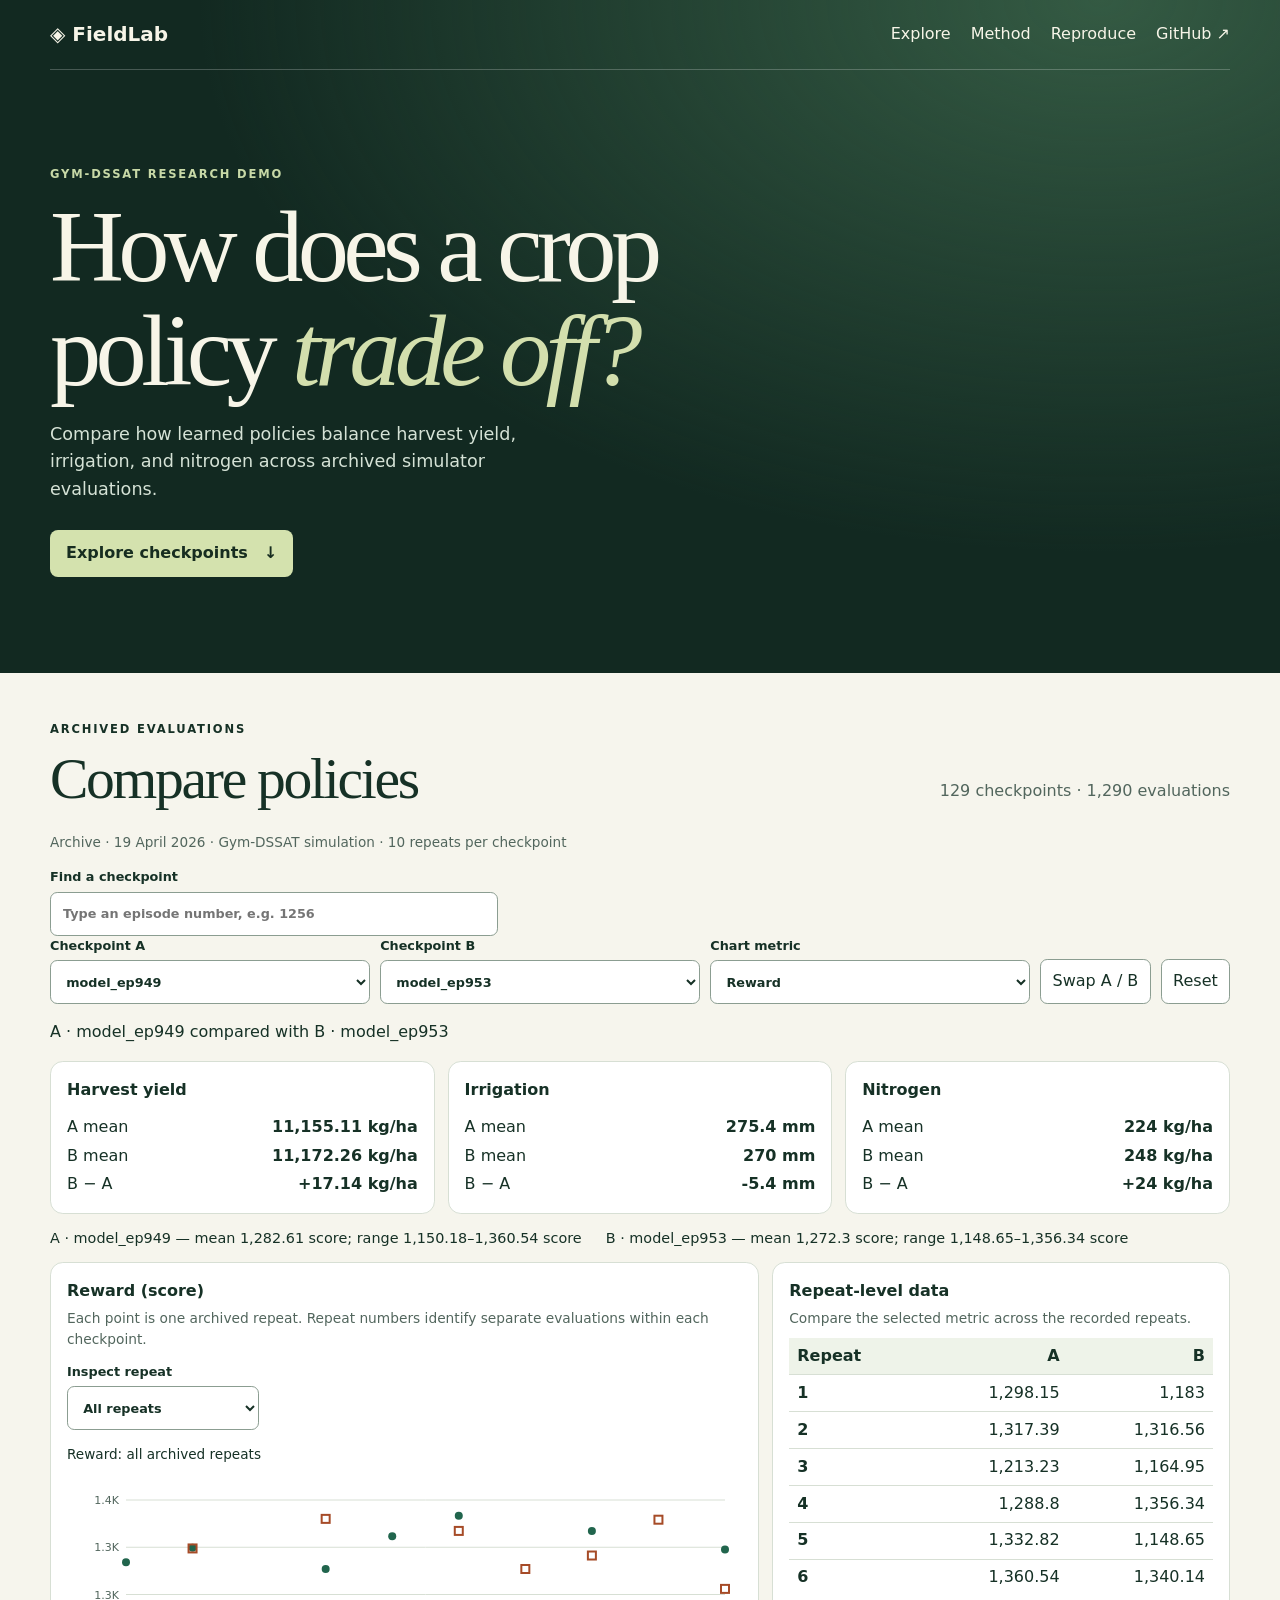
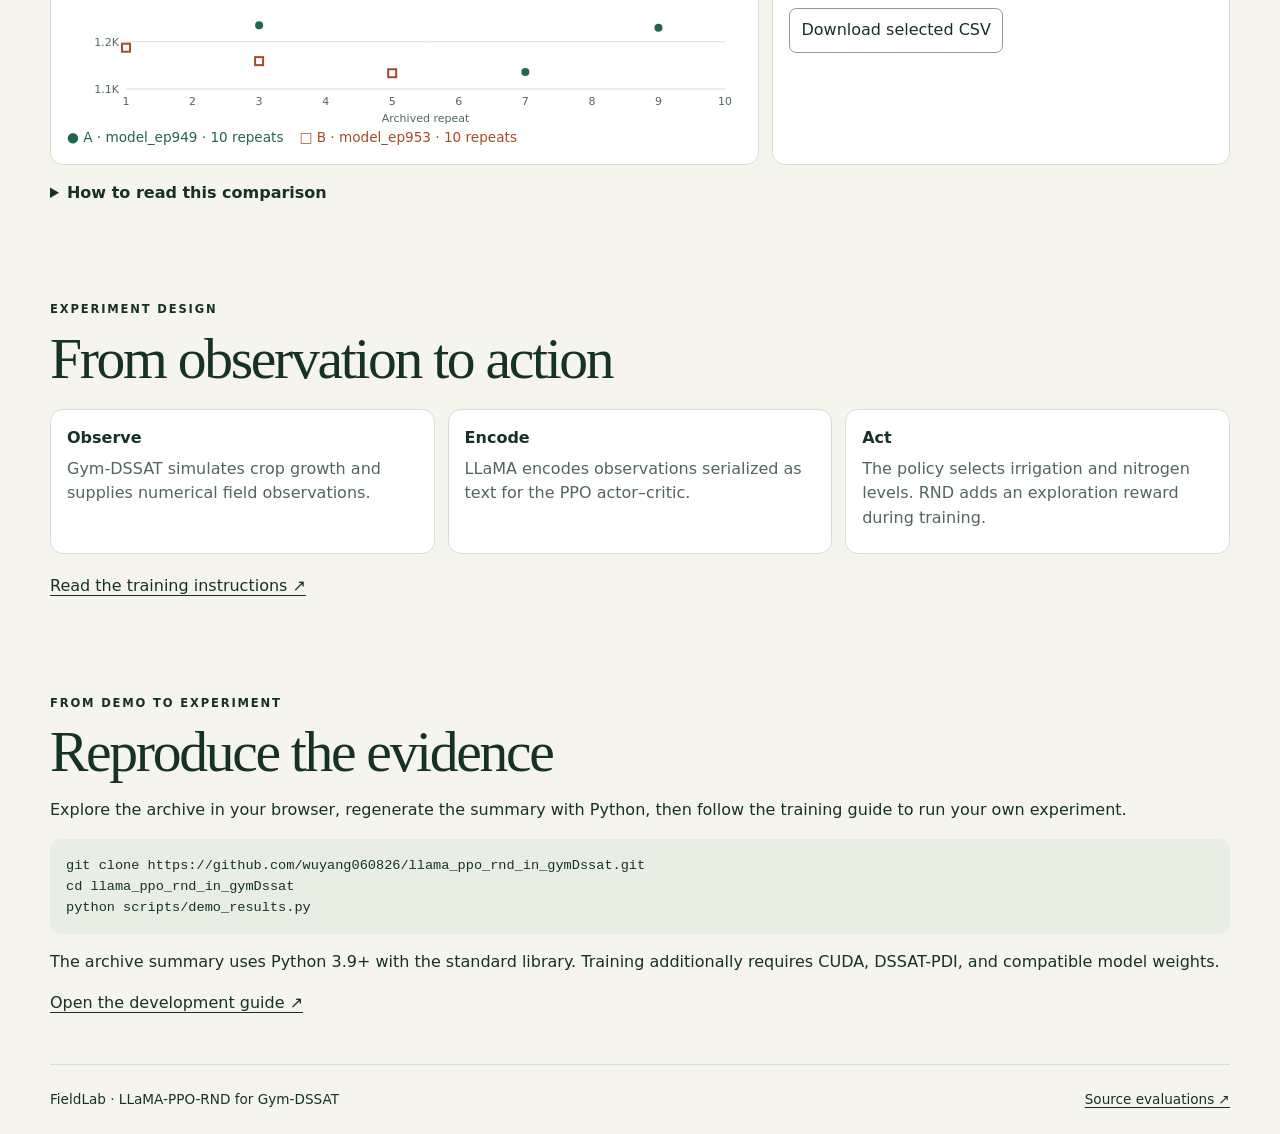
<file: docs/index.html>
<!doctype html>
<html lang="en">
<head>
<meta charset="utf-8">
<meta name="viewport" content="width=device-width, initial-scale=1">
<meta http-equiv="refresh" content="0; url=fieldlab/">
<title>FieldLab · Crop policy explorer</title>
<link rel="stylesheet" href="fieldlab/style.css">
</head>
<body>
<header><div class="hero">
<p class="eyebrow">GYM-DSSAT RESEARCH DEMO</p>
<h1>FieldLab</h1>
<p>Compare archived irrigation and nitrogen policies in the crop simulator.</p>
<a class="primary" href="fieldlab/">Open the checkpoint explorer</a>
</div></header>
</body>
</html>
</file>
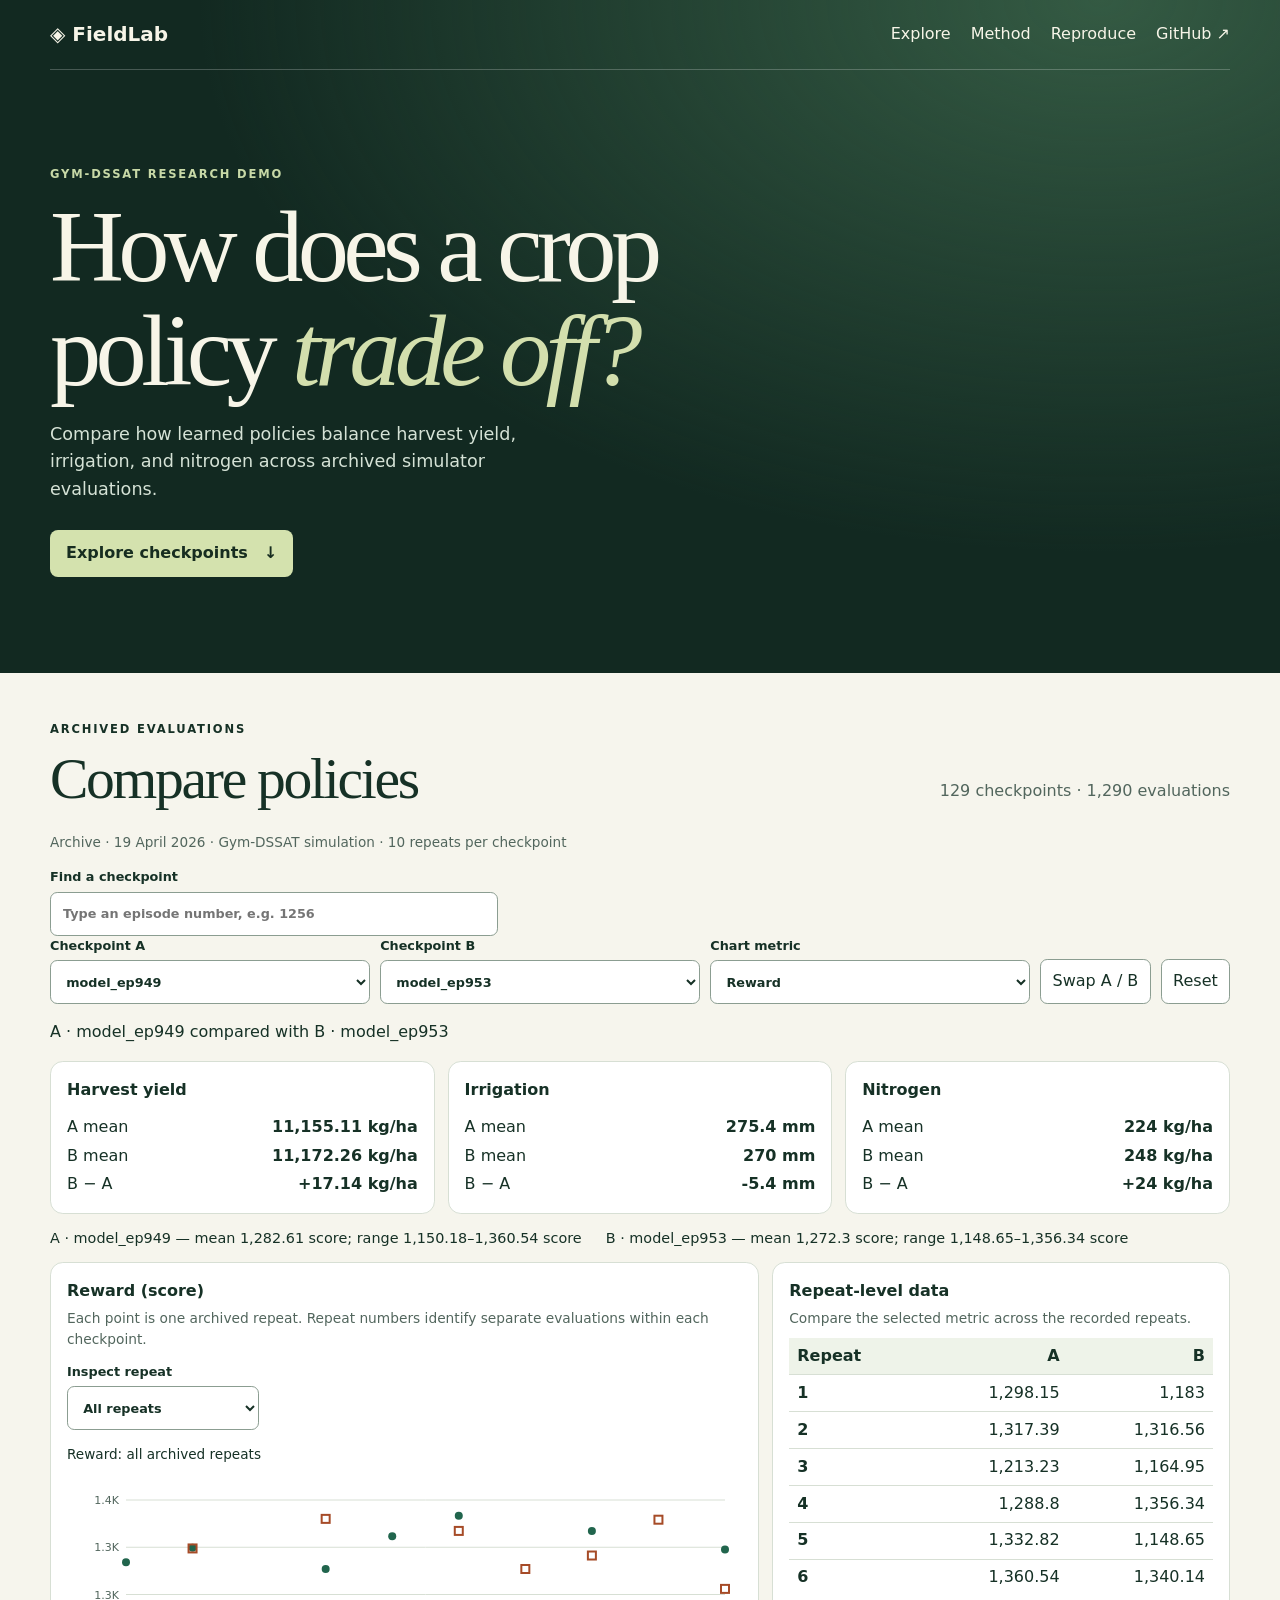
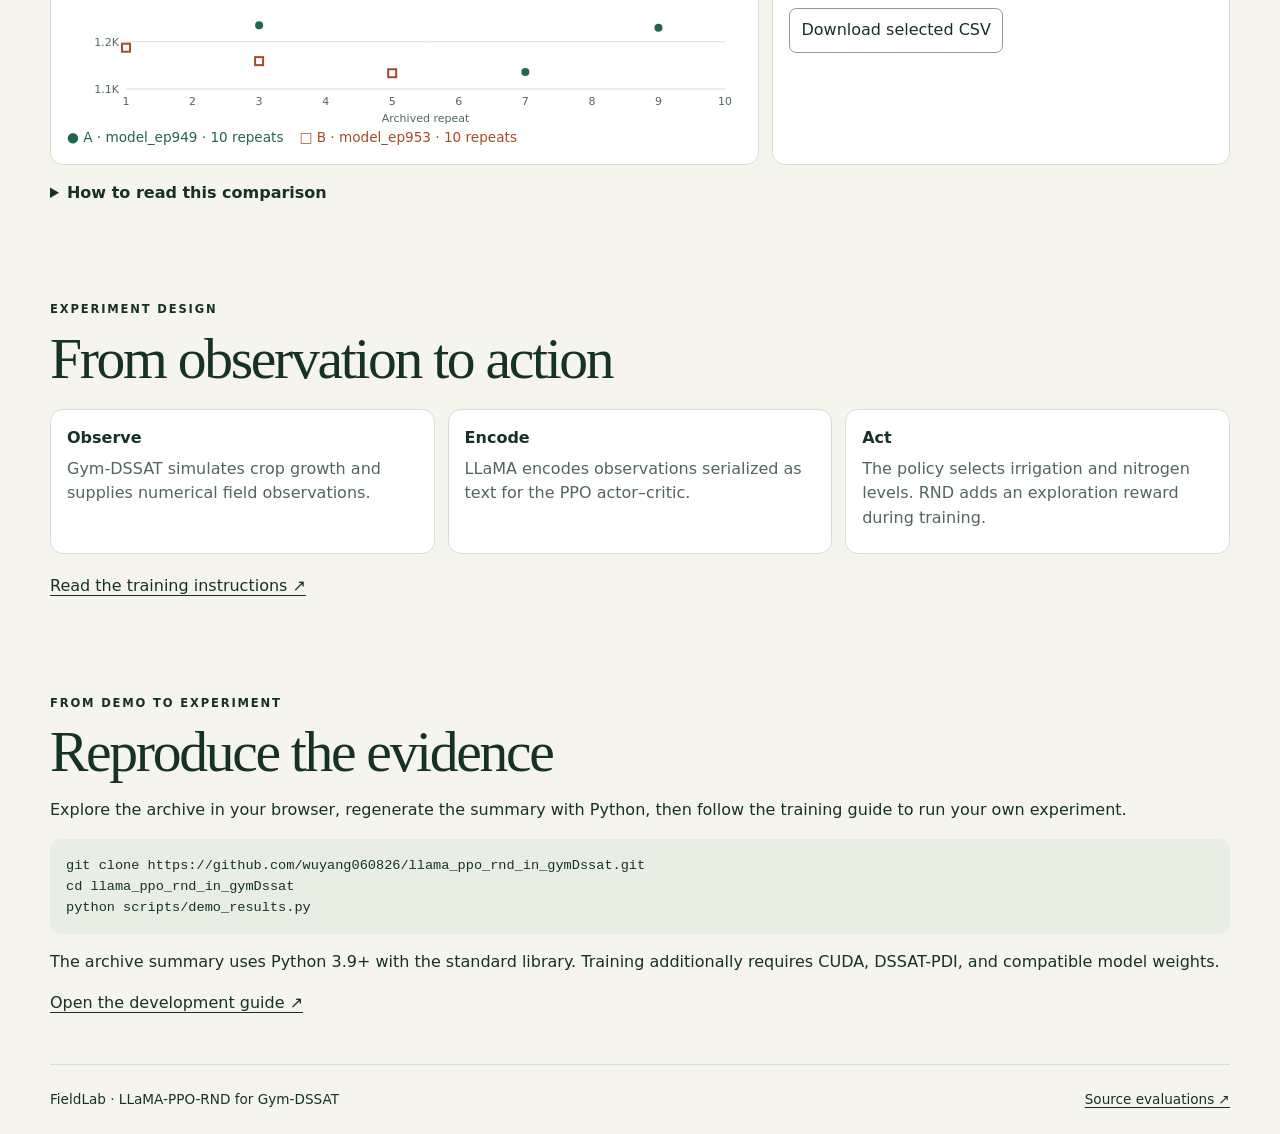
<file: docs/fieldlab/index.html>
<!doctype html>
<html lang="en">
<head>
<meta charset="utf-8">
<meta name="viewport" content="width=device-width, initial-scale=1">
<meta name="theme-color" content="#122921">
<meta name="description" content="Explore archived irrigation and nitrogen policy evaluations from LLaMA-PPO-RND for Gym-DSSAT.">
<title>FieldLab · Crop policy explorer</title>
<link rel="stylesheet" href="style.css?v=6597f273b7a6">
<script defer src="data.js?v=3bfbe263f3cb"></script>
<script defer src="model.js?v=b9c45e1a1687"></script>
<script defer src="app.js?v=ab02286ab6c2"></script>
</head>
<body>
<a class="skip" href="#explore">Skip to explorer</a>
<header>
<nav aria-label="Main navigation"><a class="brand" href="#">◈ FieldLab</a><div><a href="#explore">Explore</a><a href="#method">Method</a><a href="#reproduce">Reproduce</a><a href="https://github.com/wuyang060826/llama_ppo_rnd_in_gymDssat">GitHub ↗</a></div></nav>
<div class="hero">
<p class="eyebrow">GYM-DSSAT RESEARCH DEMO</p>
<h1>How does a crop<br>policy <em>trade off?</em></h1>
<p>Compare how learned policies balance harvest yield, irrigation, and nitrogen across archived simulator evaluations.</p>
<a class="primary" href="#explore">Explore checkpoints <span aria-hidden="true">↓</span></a>
</div>
</header>
<main>
<section id="explore" aria-labelledby="explore-title">
<div class="section-head"><div><p class="eyebrow">ARCHIVED EVALUATIONS</p><h2 id="explore-title">Compare policies</h2></div><p id="dataset"></p></div>
<noscript><p>Enable JavaScript to use the explorer. The repository also offers a Python results demo.</p></noscript>
<p class="provenance">Archive · 19 April 2026 · Gym-DSSAT simulation · 10 repeats per checkpoint</p>
<div id="error" role="alert"></div>
<p id="recovery" hidden><a href="./">Reload the explorer</a> · <a href="https://github.com/wuyang060826/llama_ppo_rnd_in_gymDssat#results-demo">View the README results</a></p>
<div id="workspace" hidden>
<label class="search-label">Find a checkpoint<input id="search" type="search" placeholder="Type an episode number, e.g. 1256" aria-describedby="search-result"></label>
<p id="search-result" role="status"></p>
<div class="controls">
<label>Checkpoint A<select id="a"></select></label>
<label>Checkpoint B<select id="b"></select></label>
<label>Chart metric<select id="metric"></select></label>
<button id="swap" type="button">Swap A / B</button>
<button id="reset" type="button">Reset</button>
</div>
<p id="comparison-note" role="status"></p>
<div id="summary" class="summary"></div>
<div id="metric-stats" class="metric-stats"></div>
<div class="panels">
<article class="panel"><h3 id="chartTitle"></h3><p class="muted">Each point is one archived repeat. Repeat numbers identify separate evaluations within each checkpoint.</p><label class="repeat-label">Inspect repeat<select id="repeat"></select></label><p id="point-detail" role="status"></p><div id="chart"></div><div id="legend"></div></article>
<article class="panel"><h3>Repeat-level data</h3><p class="muted">Compare the selected metric across the recorded repeats.</p><div class="table-wrap"><table><thead id="columns"></thead><tbody id="observations"></tbody></table></div><button id="export" type="button">Download selected CSV</button><p id="status" class="feedback" role="status"></p></article>
</div>
<details><summary>How to read this comparison</summary><p>Cards show arithmetic means. Differences use B minus A. Repeat numbers are archival labels and do not establish paired weather seeds. Checkpoint IDs refer to saved training episodes. The default pair illustrates a trade-off in this batch. Baseline comparisons, confidence intervals, and field validation require additional evidence.</p></details>
</div>
</section>
<section id="method" aria-labelledby="method-title">
<p class="eyebrow">EXPERIMENT DESIGN</p><h2 id="method-title">From observation to action</h2>
<ol class="method"><li><h3>Observe</h3><p>Gym-DSSAT simulates crop growth and supplies numerical field observations.</p></li><li><h3>Encode</h3><p>LLaMA encodes observations serialized as text for the PPO actor–critic.</p></li><li><h3>Act</h3><p>The policy selects irrigation and nitrogen levels. RND adds an exploration reward during training.</p></li></ol>
<a href="https://github.com/wuyang060826/llama_ppo_rnd_in_gymDssat/blob/main/README.md#training">Read the training instructions ↗</a>
</section>
<section id="reproduce" aria-labelledby="reproduce-title">
<p class="eyebrow">FROM DEMO TO EXPERIMENT</p><h2 id="reproduce-title">Reproduce the evidence</h2>
<p>Explore the archive in your browser, regenerate the summary with Python, then follow the training guide to run your own experiment.</p>
<pre><code>git clone https://github.com/wuyang060826/llama_ppo_rnd_in_gymDssat.git
cd llama_ppo_rnd_in_gymDssat
python scripts/demo_results.py</code></pre>
<p>The archive summary uses Python 3.9+ with the standard library. Training additionally requires CUDA, DSSAT-PDI, and compatible model weights.</p>
<a href="https://github.com/wuyang060826/llama_ppo_rnd_in_gymDssat/blob/main/docs/fieldlab/DEVELOPMENT.md">Open the development guide ↗</a>
</section>
</main>
<footer><span>FieldLab · LLaMA-PPO-RND for Gym-DSSAT</span><a href="https://github.com/wuyang060826/llama_ppo_rnd_in_gymDssat/blob/main/test/val_proj/batch_val_results_0417/batch_validation_results_20260419_053122.csv">Source evaluations ↗</a></footer>
</body>
</html>
</file>
<file: docs/fieldlab/style.css>
:root {
  color-scheme:light;
  --ink:#163126;
  --muted:#52665d;
  --paper:#f6f5ed;
  --line:#d7dfd4;
  --green:#21654d;
  --rust:#a64b27;
  font:16px/1.55 "Inter",system-ui,sans-serif}

* {
  box-sizing:border-box}
html {
  scroll-behavior:smooth}
body {
  margin:0;
  background:var(--paper);
  color:var(--ink)}
a {
  color:inherit;
  text-underline-offset:.25em}
button,select {
  font:inherit}
button {
  cursor:pointer}
a:focus-visible,button:focus-visible,select:focus-visible,summary:focus-visible {
  outline:3px solid #b86a24;
  outline-offset:4px}
.skip {
  position:fixed;
  top:0;
  left:1rem;
  transform:translateY(-150%);
  z-index:10;
  background:#fff;
  padding:.65rem}
.skip:focus {
  transform:none}
.sr {
  position:absolute;
  width:1px;
  height:1px;
  clip-path:inset(50%);
  overflow:hidden}

header {
  background:radial-gradient(ellipse at 86% 0%,#345a43,transparent 58%),#122921;
  color:#f7f5e8}
nav,main,footer,.hero {
  width:min(1180px,calc(100% - 3rem));
  margin:auto}
nav {
  display:flex;
  justify-content:space-between;
  align-items:center;
  padding:1.2rem 0;
  border-bottom:1px solid #ffffff39;
  gap:1rem}
nav div {
  display:flex;
  gap:1.25rem;
  flex-wrap:wrap}
nav a {
  text-decoration:none}
nav a:hover {
  text-decoration:underline}
.brand {
  font-weight:750;
  font-size:1.25rem;
  white-space:nowrap}
.hero {
  padding:clamp(3rem,8vw,6rem) 0}
.hero>p:not(.eyebrow) {
  max-width:30rem;
  color:#d5e2d6;
  font-size:1.1rem}
.eyebrow {
  letter-spacing:.16em;
  font-size:.72rem;
  font-weight:750;
  margin:0 0 .65rem}
.hero .eyebrow {
  color:#c8d9a7}
h1,h2 {
  font-family:"Instrument Serif",Georgia,serif;
  font-weight:500;
  line-height:1.02;
  margin:0}
h1 {
  font-size:clamp(3rem,8vw,7rem);
  letter-spacing:-.055em}
h1 em {
  color:#d3dfad}
h2 {
  font-size:clamp(2.1rem,5vw,3.6rem);
  letter-spacing:-.04em}
.primary {
  display:inline-flex;
  gap:1rem;
  background:#d4e2ae;
  color:#172d20;
  padding:.7rem 1rem;
  border-radius:.5rem;
  text-decoration:none;
  font-weight:750;
  margin-top:.6rem}
.primary:hover {
  background:#e6efcd}

section {
  padding:3rem 0;
  scroll-margin-top:1rem}
.section-head {
  display:flex;
  align-items:end;
  justify-content:space-between;
  gap:1rem;
  margin-bottom:1.5rem}
.section-head>p,.muted {
  color:var(--muted);
  margin:.25rem 0}
.controls {
  display:flex;
  align-items:end;
  gap:.65rem;
  flex-wrap:wrap;
  margin-bottom:1rem}
label {
  display:grid;
  gap:.3rem;
  font-size:.8rem;
  font-weight:700;
  flex:1 1 9rem}
select,button {
  border:1px solid #8b9d91;
  border-radius:.45rem;
  background:#fff;
  color:var(--ink);
  padding:.58rem .7rem;
  min-height:44px}
select {
  width:100%}
button:hover {
  background:#e4eddf}
.summary,.method {
  display:grid;
  grid-template-columns:repeat(3,minmax(0,1fr));
  gap:.8rem}
.card,.panel,.method li {
  background:#fff;
  border:1px solid var(--line);
  border-radius:.8rem;
  padding:1rem}
.card h3,.panel h3,.method h3 {
  margin:0;
  font-size:1rem}
.card dl {
  display:grid;
  grid-template-columns:auto 1fr;
  gap:.25rem .6rem;
  margin:.75rem 0 0}
.card dd {
  margin:0;
  text-align:right;
  font-variant-numeric:tabular-nums;
  font-weight:680}
.panels {
  display:grid;
  grid-template-columns:1.55fr 1fr;
  gap:.8rem;
  margin-top:.8rem}
.panel {
  min-width:0}
.panel .muted {
  font-size:.86rem}
.panel button {
  margin-top:.8rem}
#chart canvas {
  width:100%;
  height:245px;
  display:block}
#legend {
  display:flex;
  gap:1rem;
  flex-wrap:wrap;
  font-size:.85rem}
.series-a {
  color:var(--green)}
.series-b {
  color:var(--rust)}
.table-wrap {
  max-height:257px;
  overflow:auto;
  margin-top:.55rem}
table {
  border-collapse:collapse;
  width:100%;
  font-variant-numeric:tabular-nums}
th,td {
  text-align:right;
  padding:.35rem .5rem;
  border-bottom:1px solid var(--line)}
thead th {
  position:sticky;
  top:0;
  background:#eef3e9}
th:first-child {
  text-align:left}
details {
  margin-top:1rem}
summary {
  cursor:pointer;
  font-weight:700}
details p {
  max-width:68ch}
.method {
  list-style:none;
  padding:0;
  margin:1.3rem 0}
.method p {
  margin:.35rem 0;
  color:var(--muted)}
footer {
  display:flex;
  justify-content:space-between;
  gap:1rem;
  flex-wrap:wrap;
  padding:1.5rem 0;
  border-top:1px solid var(--line);
  font-size:.85rem}
#error:empty {
  display:none}

@media(max-width:710px) {
  .panels,.method {
  grid-template-columns:1fr}
.section-head {
  align-items:start;
  flex-direction:column}
nav,main,footer,.hero {
  width:calc(100% - 2rem)}
}

@media(max-width:500px) {
  .summary {
  grid-template-columns:1fr}
nav {
  align-items:start}
nav div {
  gap:.35rem .75rem;
  justify-content:flex-end}
}

@media(prefers-reduced-motion:reduce) {
  html {
  scroll-behavior:auto}
}


input {
  font: inherit;
  min-height: 44px;
  padding: .6rem .75rem;
  border: 1px solid #8b9d91;
  border-radius: .45rem;
  background: #fff;
  color: var(--ink);
}
input:focus-visible {
  outline: 3px solid #b86a24;
  outline-offset: 3px;
}
.search-label { max-width: 28rem; }
#search-result, .feedback, .provenance {
  font-size: .85rem;
  color: var(--muted);
}
.feedback:empty, #search-result:empty { display: none; }
.metric-stats {
  display: flex;
  flex-wrap: wrap;
  gap: .25rem 1.5rem;
  margin-top: .8rem;
}
.metric-stats p { margin: 0; font-size: .9rem; }
pre {
  background: #e9eee2;
  padding: 1rem;
  overflow-x: auto;
  border-radius: .7rem;
  font-size: .85rem;
}
@media print {
  header { background: white; color: #163126; }
  .hero { padding: 1rem 0; }
  h1 { font-size: 2.6rem; }
  .hero > p:not(.eyebrow), h1 em, .hero .eyebrow { color: #163126; }
  .controls, .search-label, #search-result, button, nav, .primary { display: none; }
  .panels { display: block; }
  .panel, .card { break-inside: avoid; margin-bottom: 1rem; }
  .table-wrap { max-height: none; }
  section { padding: 1rem 0; }
}

.repeat-label { max-width: 12rem; margin-top: .7rem; }
#point-detail { min-height: 1.5rem; font-size: .85rem; }
.selected-repeat { background: #e8efd9; }
</file>
